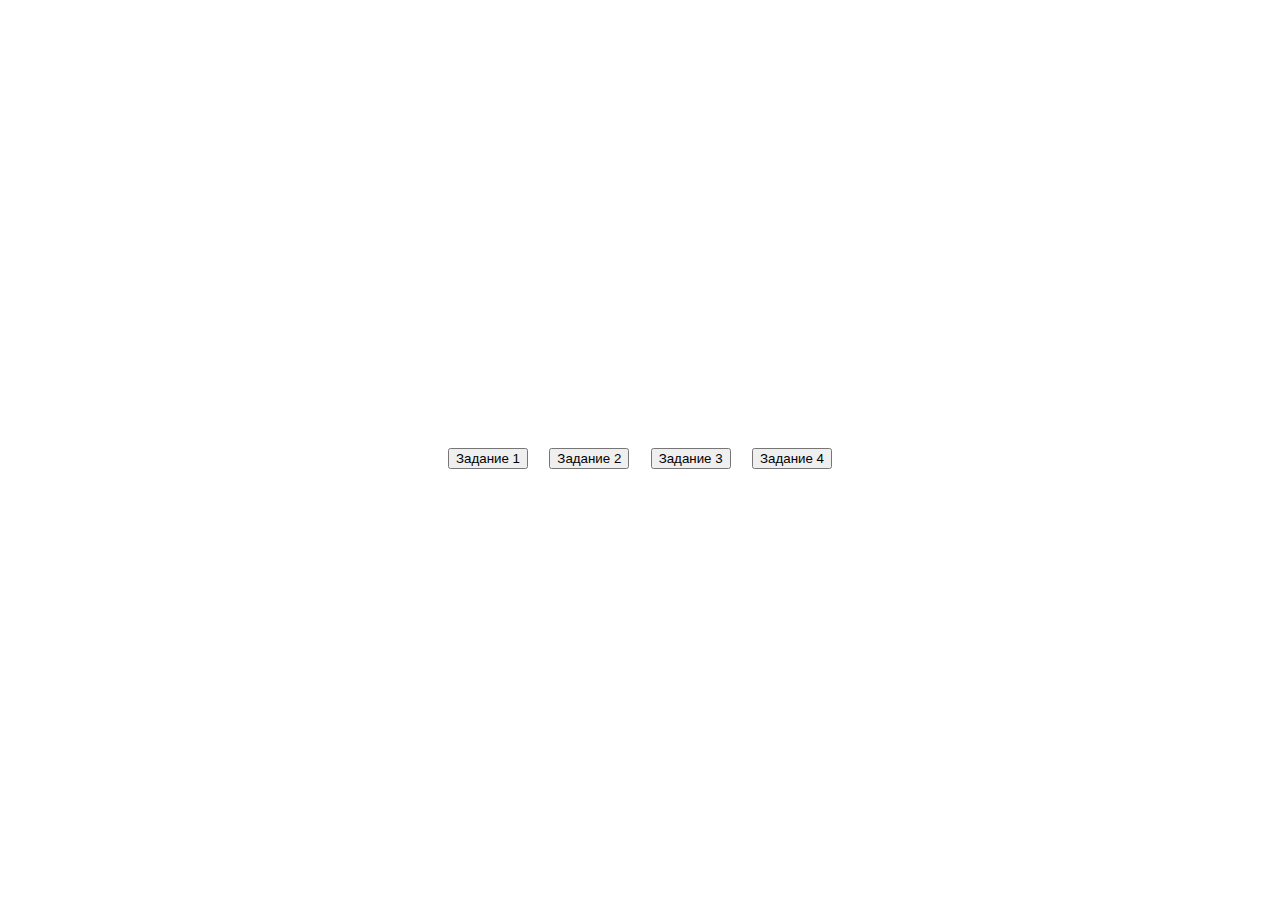
<file: Lesson1/index.html>
<!DOCTYPE html>
<html lang="en">
<head>
    <meta charset="UTF-8">
    <meta http-equiv="X-UA-Compatible" content="IE=edge">
    <meta name="viewport" content="width=device-width, initial-scale=1.0">
    <link rel="stylesheet" href="style.css">
    <title>Lesson 1</title>
</head>
<body>
    <div class="button-wrap">
        <button type="submit" id="task1">Задание 1</button>
        <button type="button" id="task2">Задание 2</button>
        <button type="button" id="task3">Задание 3</button>
        <button type="button" id="task4">Задание 4</button>
    </div>
    <script src="index.js"></script>
</body>
</html>
</file>
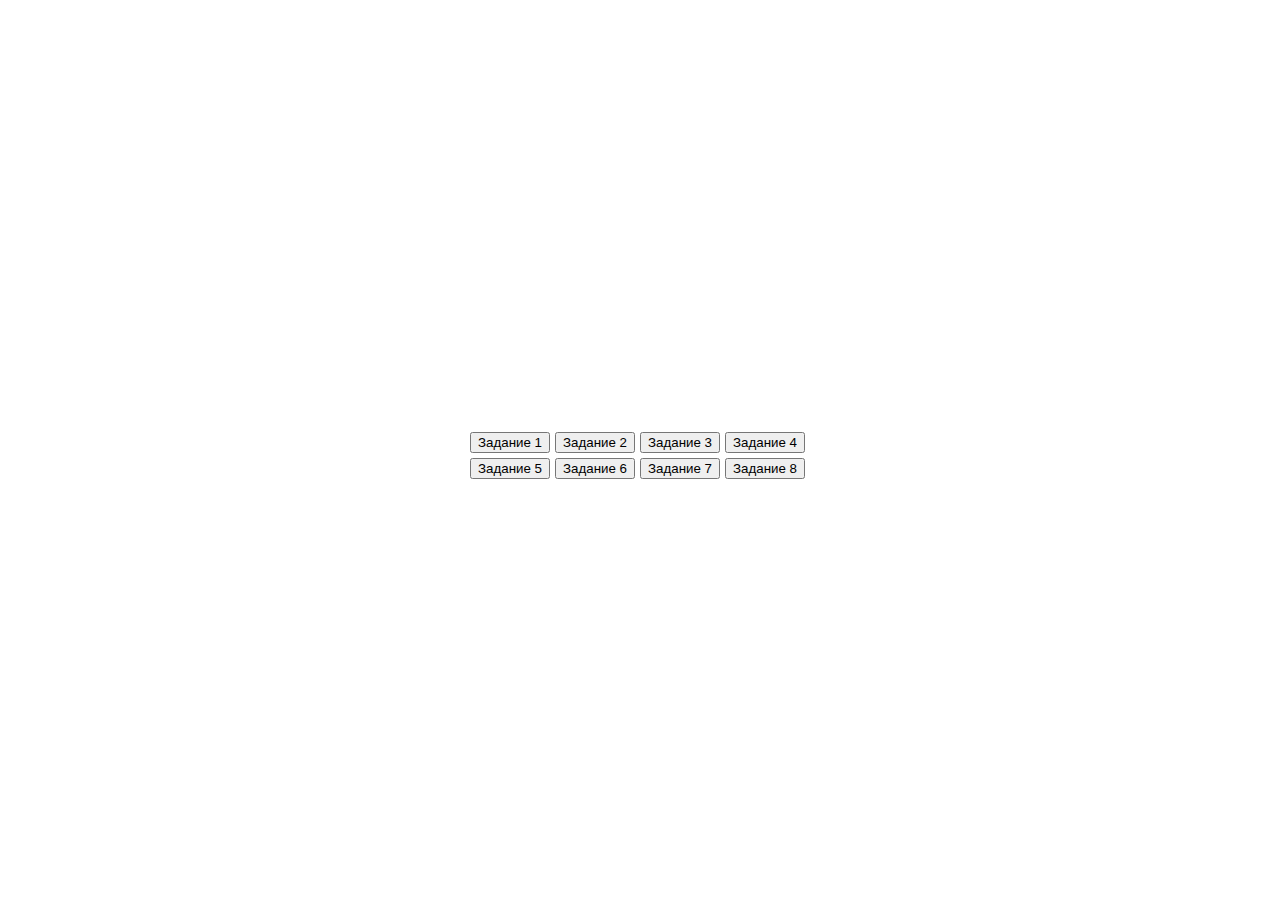
<file: Lesson2/index.html>
<!DOCTYPE html>
<html lang="en">
<head>
    <meta charset="UTF-8">
    <meta http-equiv="X-UA-Compatible" content="IE=edge">
    <meta name="viewport" content="width=device-width, initial-scale=1.0">
    <link rel="stylesheet" href="style.css">
    <title>Lesson 2</title>
</head>
<body>
    <div class="board" id="board"></div>
    <div class="button-wrap">
        <button class="button" type="button" id="task1">Задание 1</button>
        <button class="button" type="button" id="task2">Задание 2</button>
        <button class="button" type="button" id="task3">Задание 3</button>
        <button class="button" type="button" id="task4">Задание 4</button>
        <button class="button" type="button" id="task5">Задание 5</button>
        <button class="button" type="button" id="task6">Задание 6</button>
        <button class="button" type="button" id="task7">Задание 7</button>
        <button class="button" type="button" id="task8">Задание 8</button>
    </div>
    <script src="index.js"></script>
</body>
</html>
</file>
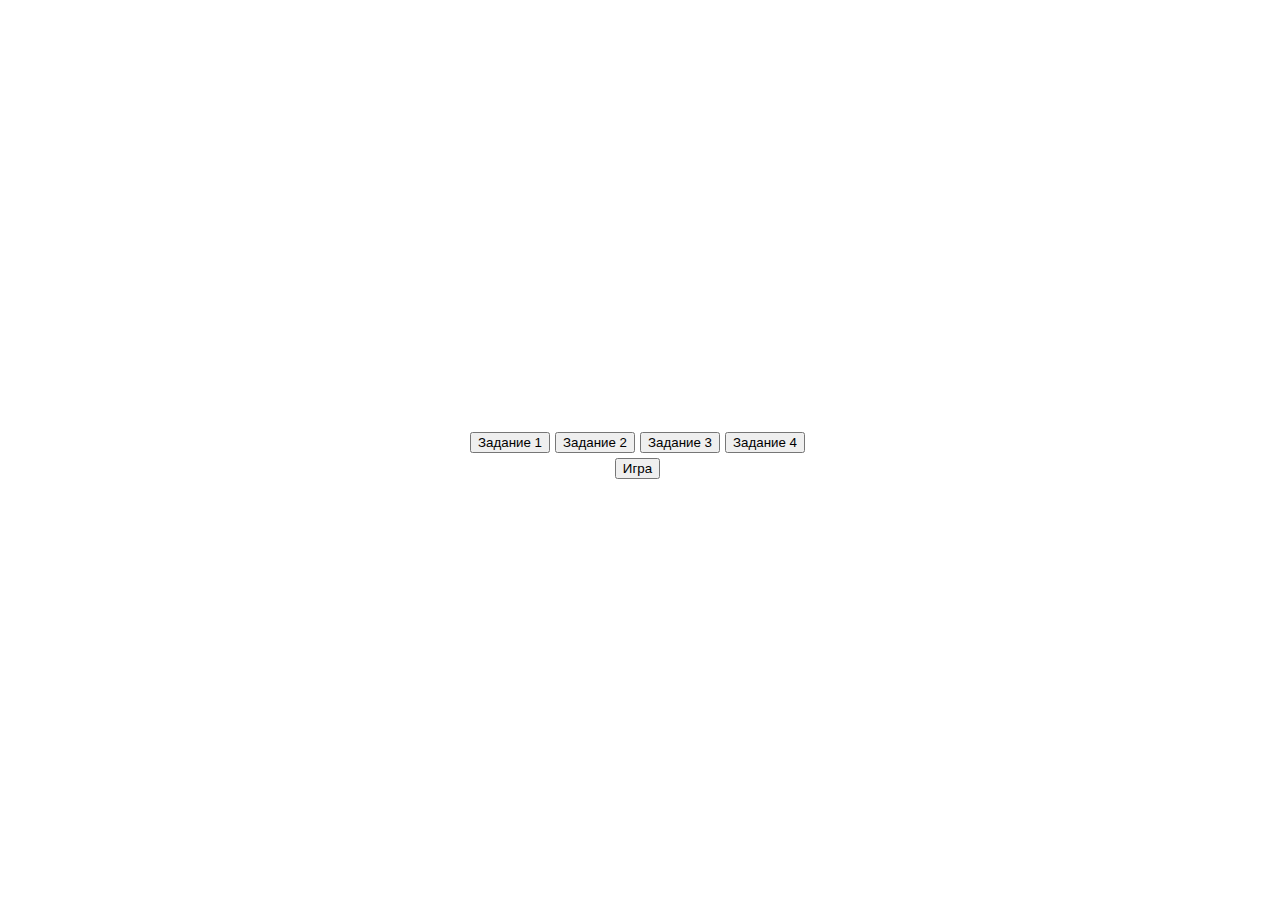
<file: Lesson3/index.html>
<!DOCTYPE html>
<html lang="en">
<head>
    <meta charset="UTF-8">
    <meta http-equiv="X-UA-Compatible" content="IE=edge">
    <meta name="viewport" content="width=device-width, initial-scale=1.0">
    <link rel="stylesheet" href="style.css">
    <title>Lesson 2</title>
</head>
<body>
    <div class="board" id="board"></div>
    <div class="button-wrap">
        <button class="button" type="button" id="task1">Задание 1</button>
        <button class="button" type="button" id="task2">Задание 2</button>
        <button class="button" type="button" id="task3">Задание 3</button>
        <button class="button" type="button" id="task4">Задание 4</button>
        <button class="button" type="button" onclick=start()>Игра</button>
    </div>
    <script src="index.js"></script>
    <script src="game.js"></script>
</body>
</html>
</file>
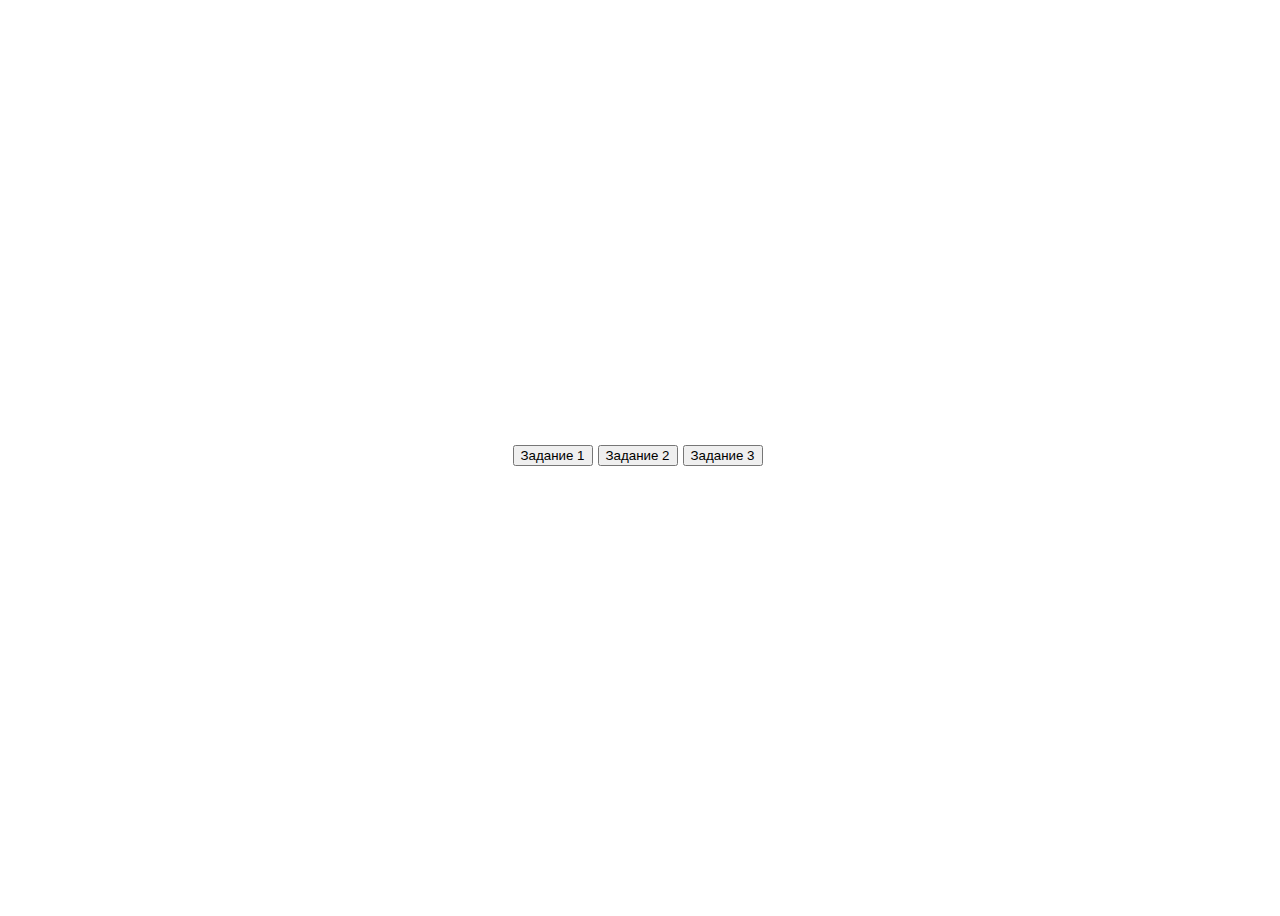
<file: Lesson4/index.html>
<!DOCTYPE html>
<html lang="en">
<head>
    <meta charset="UTF-8">
    <meta http-equiv="X-UA-Compatible" content="IE=edge">
    <meta name="viewport" content="width=device-width, initial-scale=1.0">
    <link rel="stylesheet" href="style.css">
    <title>Lesson 2</title>
</head>
<body>
    <div class="board" id="board"></div>
    <div class="button-wrap">
        <button class="button" type="button" id="task1">Задание 1</button>
        <button class="button" type="button" id="task2">Задание 2</button>
        <button class="button" type="button" id="task3">Задание 3</button>
    </div>
    <script src="index.js"></script>
    <script src="game.js"></script>
    <script src="millionaire.js"></script>
</body>
</html>
</file>
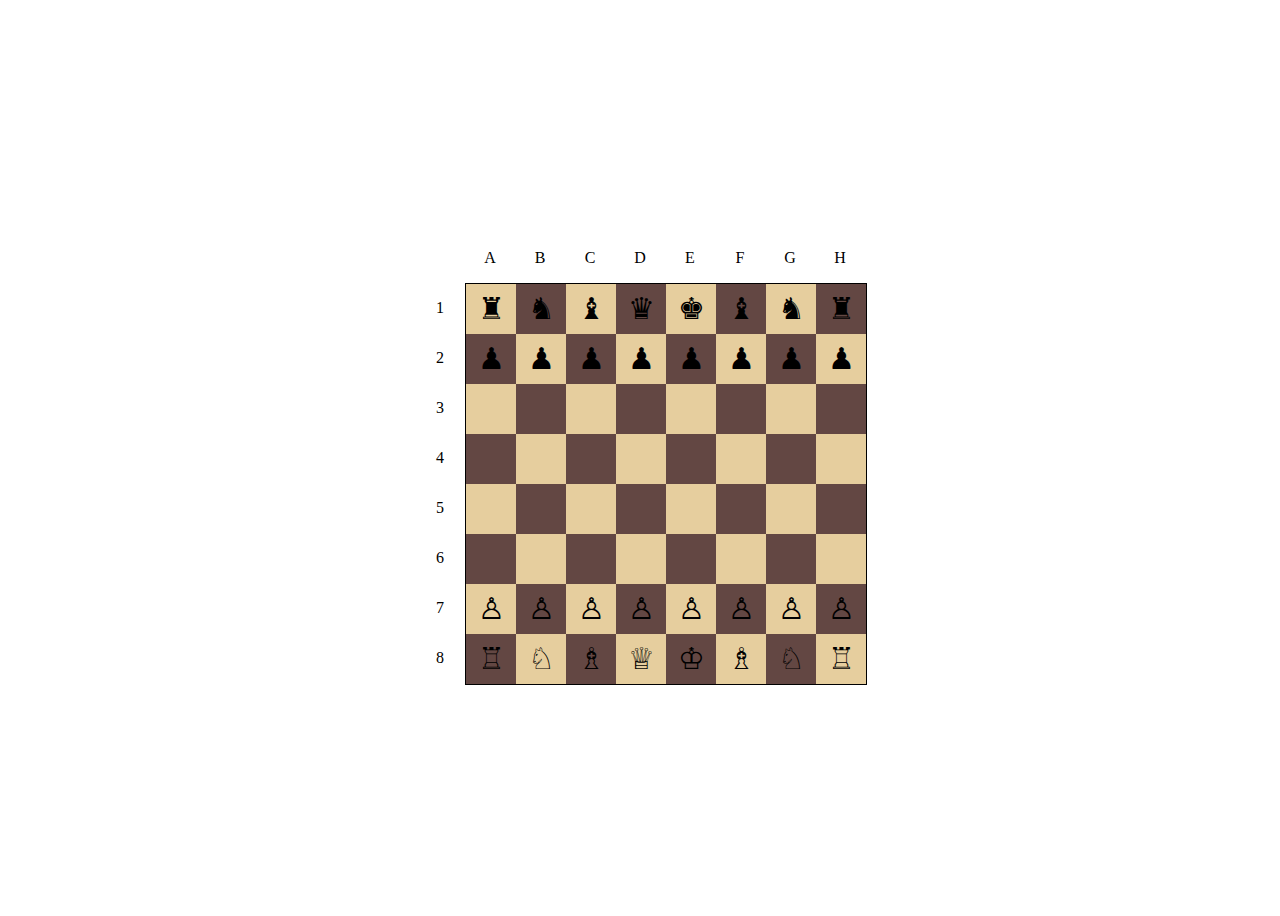
<file: Lesson5/index.html>
<!DOCTYPE html>
<html lang="en">
<head>
    <meta charset="UTF-8">
    <meta http-equiv="X-UA-Compatible" content="IE=edge">
    <meta name="viewport" content="width=device-width, initial-scale=1.0">
    <title>Chess</title>
    <link rel="stylesheet" href="style.css">
</head>
<body>
    <div class="board-wrap">
        <div class="board-desc" id="boardDesc">
            <div class="board-desc__number" id="boardDescNumber"></div>
            <div class="board" id="board"></div>
        </div>
    </div>
    <script src="index.js"></script>
</body>
</html>
</file>
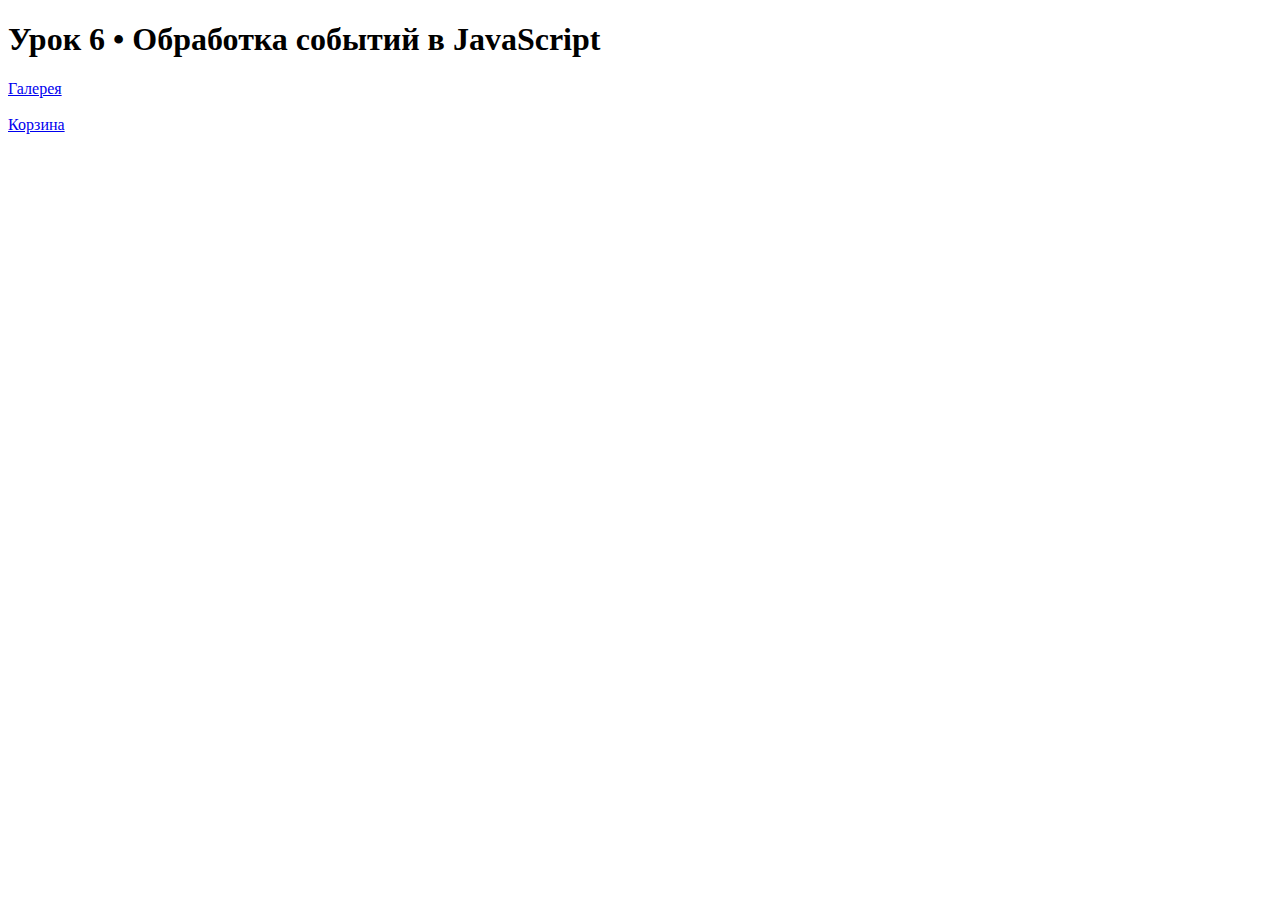
<file: Lesson6/index.html>
<!DOCTYPE html>
<html lang="en">
<head>
    <meta charset="UTF-8">
    <title>Урок 6 • Обработка событий в JavaScript</title>    
</head>
<body>
    <h1>Урок 6 • Обработка событий в JavaScript</h1>
    <a href="gallery.html">Галерея</a>
    <br><br>
    <a href="cart.html">Корзина</a>
    <br><br>    
</body>
</html>
</file>
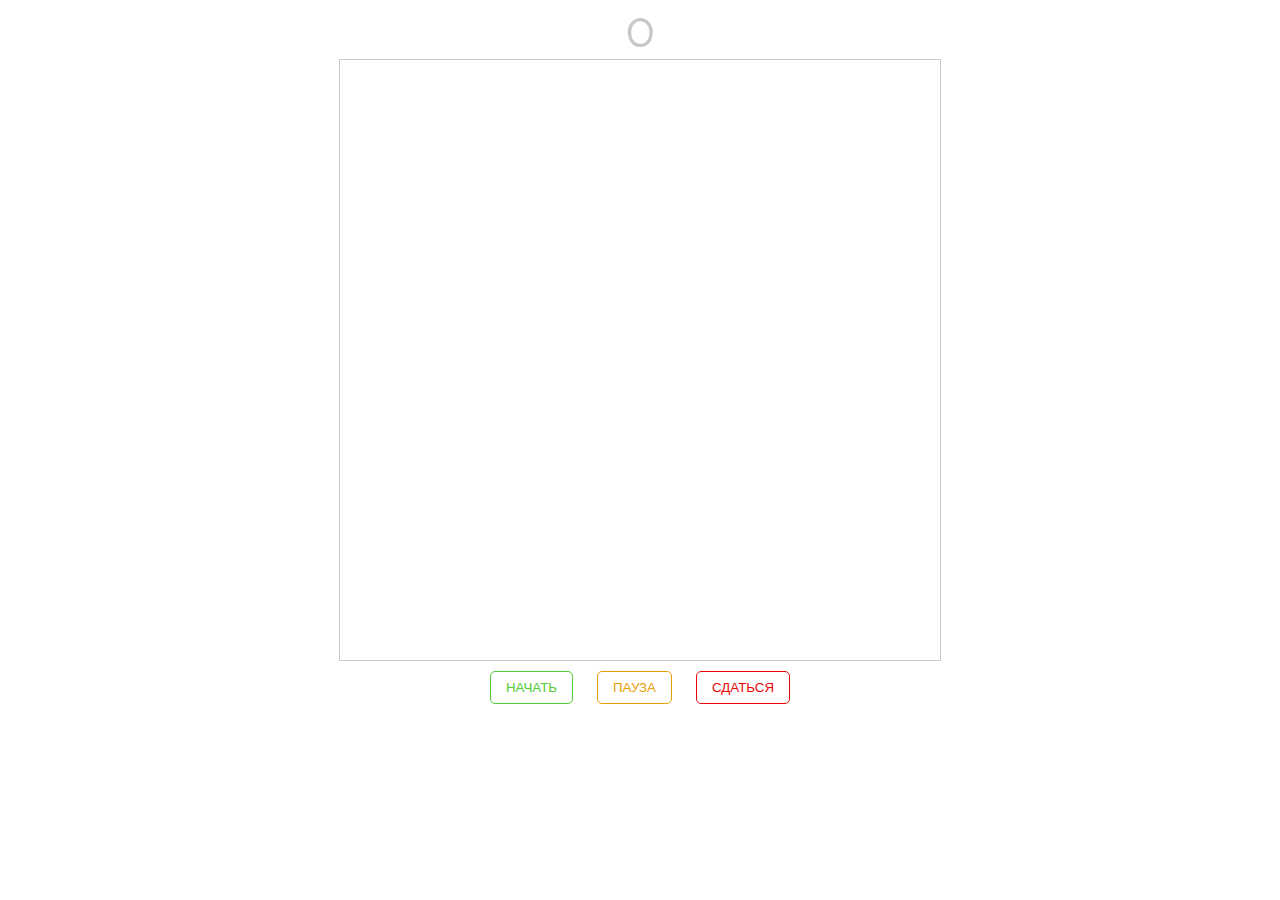
<file: Lesson7/index.html>
<!DOCTYPE html>
<html lang="en">
<head>
    <meta charset="UTF-8">
    <title>Урок 7 • Практикум</title>
    <link rel="preconnect" href="https://fonts.gstatic.com">
    <link href="https://fonts.googleapis.com/css2?family=Raleway&display=swap" rel="stylesheet">
    <link rel="stylesheet" type="text/css" href="styles.css">
    <script type="text/javascript" src="script.js"></script>
</head>
<body>
    <div id="game" class="game">
        <div id="score" class="score">
            <span id="score-value" class="value">0</span>
        </div>
        <div id="board" class="board"></div>
        <div id="buttons" class="buttons">
            <button id="button-start" class="start" type="button">Начать</button>
            <button id="button-pause" class="pause" type="button">Пауза</button>
            <button id="button-stop" class="stop" type="button">Сдаться</button>
        </div>
    </div>
</body>
</html>
</file>
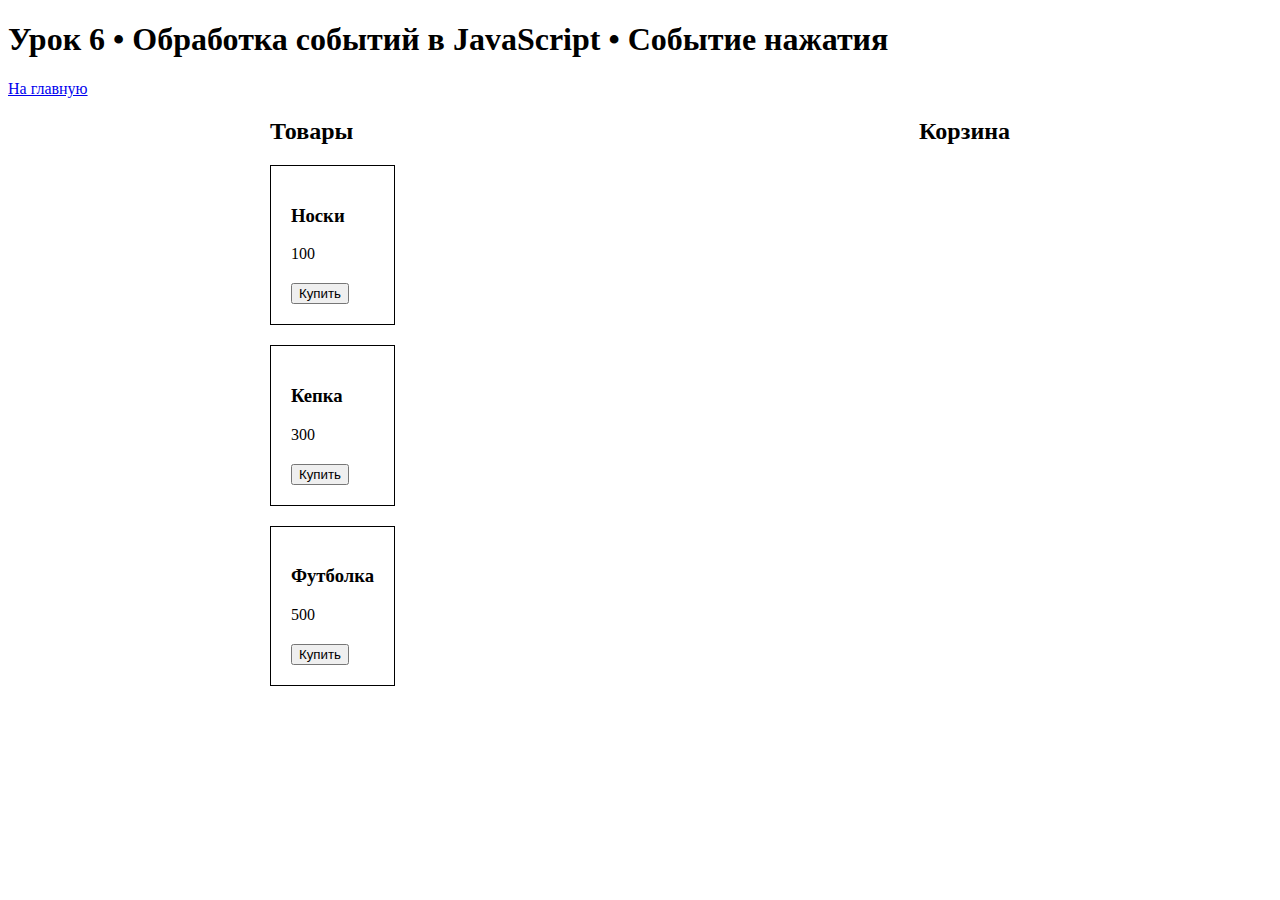
<file: Lesson6/cart.html>
<!DOCTYPE html>
<html lang="en">
<head>
    <meta charset="UTF-8">
    <title>Урок 6 • Обработка событий в JavaScript • Событие нажатия</title>
    <link rel="stylesheet" type="text/css" href="cart.css">
    <script type="text/javascript" src="cart.js"></script>
</head>
<body>
    <div class="header">
        <h1>Урок 6 • Обработка событий в JavaScript • Событие нажатия</h1>
        <a href="index.html">На главную</a>
    </div>
    <main class="content">
        <div class="product">
            <h2>Товары</h2>
            <div class="product__item">
                <h3 class="product__item__name">Носки</h3>
                <div class="product__item__price">100</div>
                <button type="button">Купить</button>
            </div>
            <div class="product__item">
                <h3 class="product__item__name">Кепка</h3>
                <div class="product__item__price">300</div>
                <button type="button">Купить</button>
            </div>
            <div class="product__item">
                <h3 class="product__item__name">Футболка</h3>
                <div class="product__item__price">500</div>
                <button type="button">Купить</button>
            </div>            
        </div>
        <div class="cart">
            <h2>Корзина</h2>
            <h2 class="cart__total" id="cart__total">Итого: </h2>
        </div>
    </main>    
</body>
</html>
</file>
<file: Lesson1/style.css>
.button-wrap {
    margin: 0 auto;
    display: flex;
    justify-content: space-between;
    align-items: center;
    height: 100vh;
    width: 30vw;
}
</file>
<file: Lesson2/style.css>
.button-wrap {
    margin: 0 auto;
    display: flex;
    justify-content: center;
    height: 100vh;
    width: 30vw;
    flex-wrap: wrap;
    align-content: center;
}

.button {
    margin-bottom: 5px;
    margin-right: 5px;
}

.board {
    margin: 0 auto;
    text-align: center;
}
</file>
<file: Lesson3/style.css>
.button-wrap {
    margin: 0 auto;
    display: flex;
    justify-content: center;
    height: 100vh;
    width: 30vw;
    flex-wrap: wrap;
    align-content: center;
}

.button {
    margin-bottom: 5px;
    margin-right: 5px;
}

.board {    
    margin: 0 auto;
    text-align: center;
    max-width: 50vw;
}
</file>
<file: Lesson4/style.css>
.button-wrap {
    margin: 0 auto;
    display: flex;
    justify-content: center;
    height: 100vh;
    width: 30vw;
    flex-wrap: wrap;
    align-content: center;
}

.button {
    margin-bottom: 5px;
    margin-right: 5px;
}

.board {    
    margin: 0 auto;
    text-align: center;
    max-width: 50vw;
}
</file>
<file: Lesson5/style.css>
.board-wrap {
    height: 100vh;
    display: flex;
    align-items: center;
    justify-content: center;
}

.board {
    display: grid;
    grid-template-rows: repeat(8, 1fr);
    grid-template-columns: repeat(8, 1fr);
    width: 400px;
    height: 400px;
    border: 1px solid;
    grid-row-start: 2;
    grid-column-start: 2;
}

.board-cell {
    border: 1px solid;
}

.board-cell-white {
    background-color: #e6ce9e;
    text-align: center;
    line-height: 50px;
    font-size: 30px;
}

.board-cell-black {
    background-color: #634743;
    text-align: center;
    line-height: 50px;
    font-size: 30px;
}

.board-desc {
    display: grid;
    grid-template-rows: repeat(9, 50px);
    grid-template-columns: repeat(9, 50px);
    width: 450px;
    height: 450px;
}

.board-desc__cell {
    text-align: center;
    line-height: 50px;
}

.board-desc__number {    
    grid-row-start: 2;
    grid-row-end: 10;
    display: grid;
    height: 400px;
    grid-template-rows: repeat(8, 1fr);
}
</file>
<file: Lesson7/styles.css>
html, body {
    font-family: 'Raleway', sans-serif;
    height: 100%;
    margin: 0;
}

.game {
    display: flex;
    flex-flow: column nowrap;
    align-items: center;
    height: 100%;
}

.score {
    font-size: 50px;
    color: rgb(200, 200, 200);
}
.game.started .score {
    color: rgb(82, 205, 50);
}
.game.paused .score {
    color: rgb(233, 158, 6);
}
.game.stopped .score {
    color: rgb(233, 6, 6);
}

.board {       
    display: grid;
    grid-template-rows: repeat(20, 1fr);
    grid-template-columns: repeat(20, 1fr);
    height: 600px;
    width: 600px;
    border: rgb(200, 200, 200) 1px solid;
}
.board .cell {
    border: rgb(247 247 247) 1px solid;
}
.board .cell.snake {
    background-color: rgb(40, 98, 22);
}
.board .cell.food {
    background-color: rgb(98, 22, 22);
}
.game.started .board {
    border-color: rgb(82, 205, 50);
}
.game.paused .board {
    border-color: rgb(233, 158, 6);
}
.game.stopped .board {
    border-color: rgb(233, 6, 6);
}

.buttons button {
    background-color: transparent;
    margin: 10px;
    line-height: 31px;
    text-transform: uppercase;
    cursor: pointer;
    border-radius: 5px;
    padding: 0 15px;
    border: rgb(200, 200, 200) 1px solid;
}

.buttons button.start {
    border-color: rgb(82, 205, 50);
    color: rgb(82, 205, 50);
}
.buttons button.start:hover {
    border-color: rgba(82, 205, 50, 0.5);
    color: rgba(82, 205, 50, 0.5);
}
.buttons button.start:active {
    border-color: rgba(82, 205, 50, 0.8);
    color: rgba(82, 205, 50, 0.8);
}

.buttons button.pause {
    border-color: rgb(233, 158, 6);
    color: rgb(233, 158, 6);
}
.buttons button.pause:hover {
    border-color: rgba(233, 158, 6, 0.5);
    color: rgba(233, 158, 6, 0.5);
}
.buttons button.pause:active {
    border-color: rgba(233, 158, 6, 0.8);
    color: rgba(233, 158, 6, 0.8);
}

.buttons button.stop {
    border-color: rgb(233, 6, 6);
    color: rgb(233, 6, 6);
}
.buttons button.stop:hover {
    border-color: rgba(233, 6, 6, 0.5);
    color: rgba(233, 6, 6, 0.5);
}
.buttons button.stop:active {
    border-color: rgba(233, 6, 6, 0.8);
    color: rgba(233, 6, 6, 0.8);
}
</file>
<file: Lesson6/cart.css>
.content {
    display: flex;
    justify-content: space-around;
}

.product {
    max-width: 400px;
}

.product__item {
    margin-top: 20px;
    padding: 20px;
    border: 1px solid;
}

.product__item__price {
    padding-bottom: 20px;
}

.cart__total {
    display: none;
}
</file>
